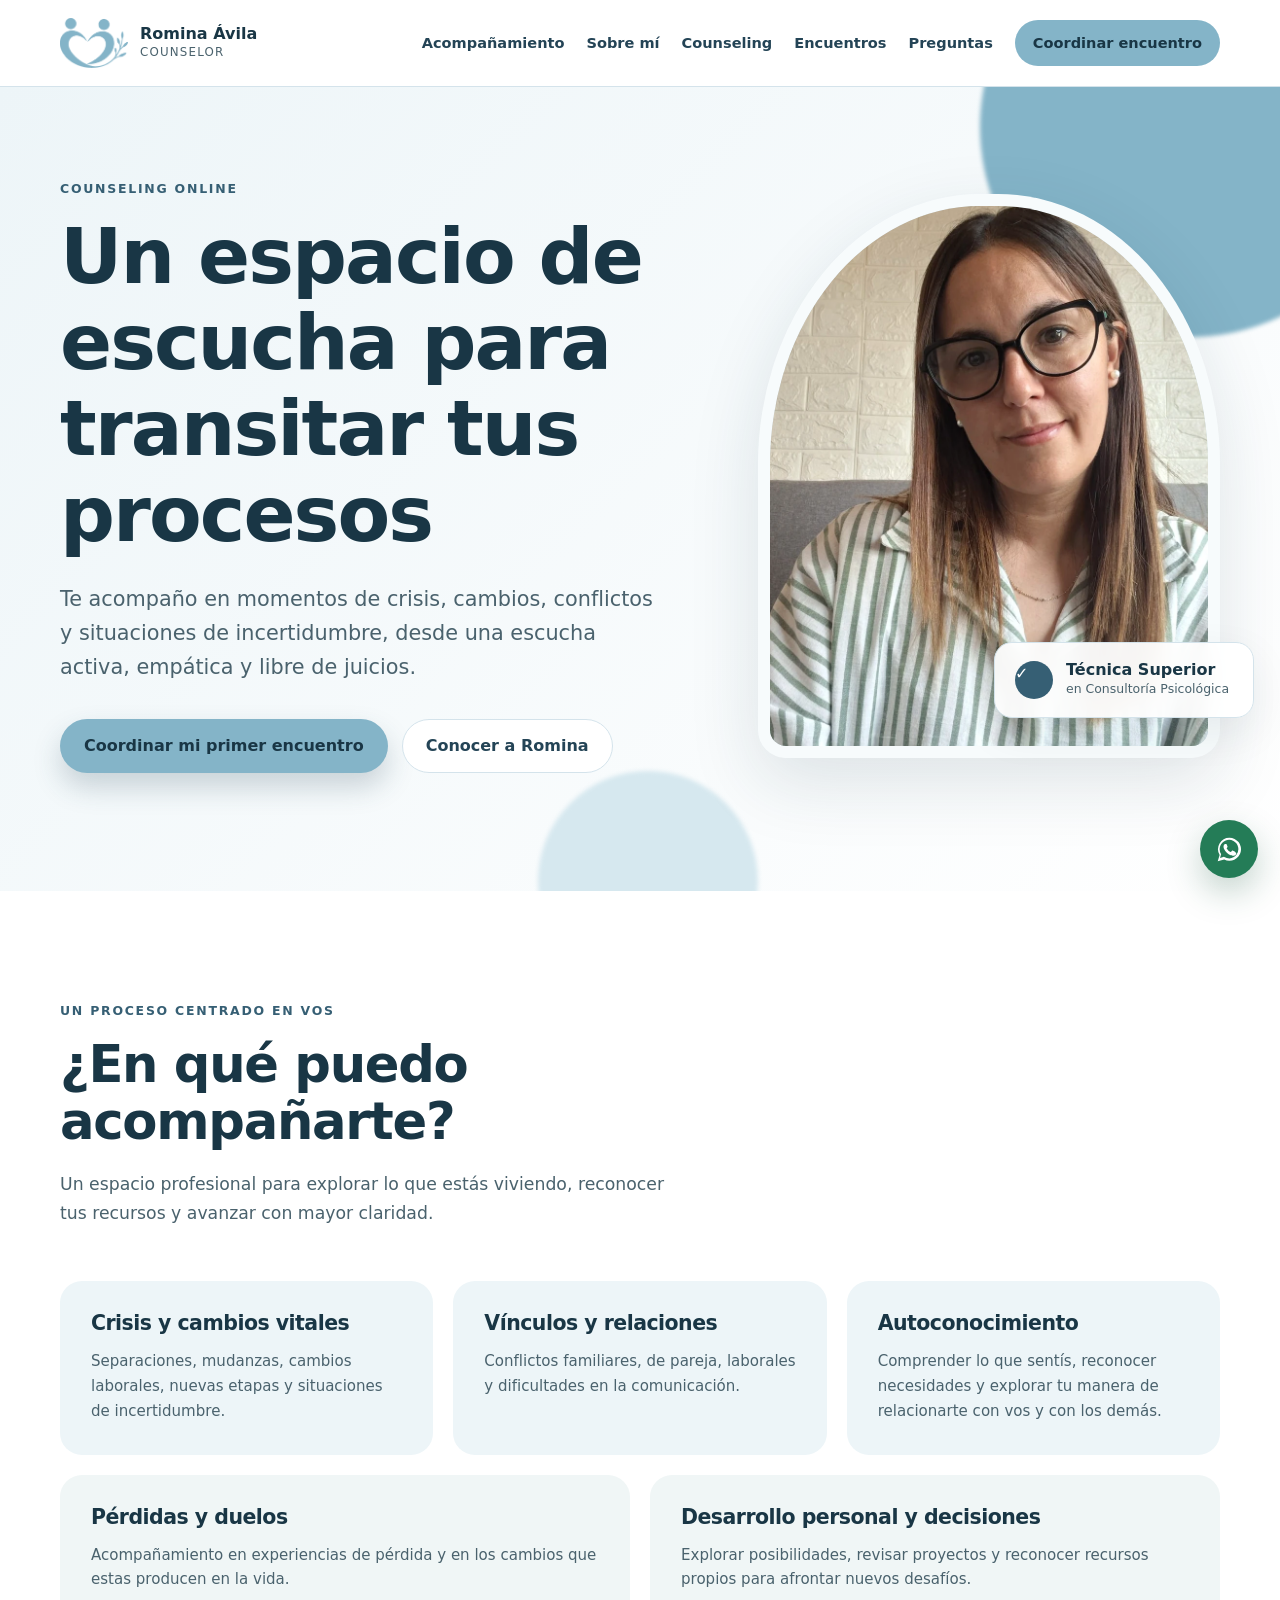
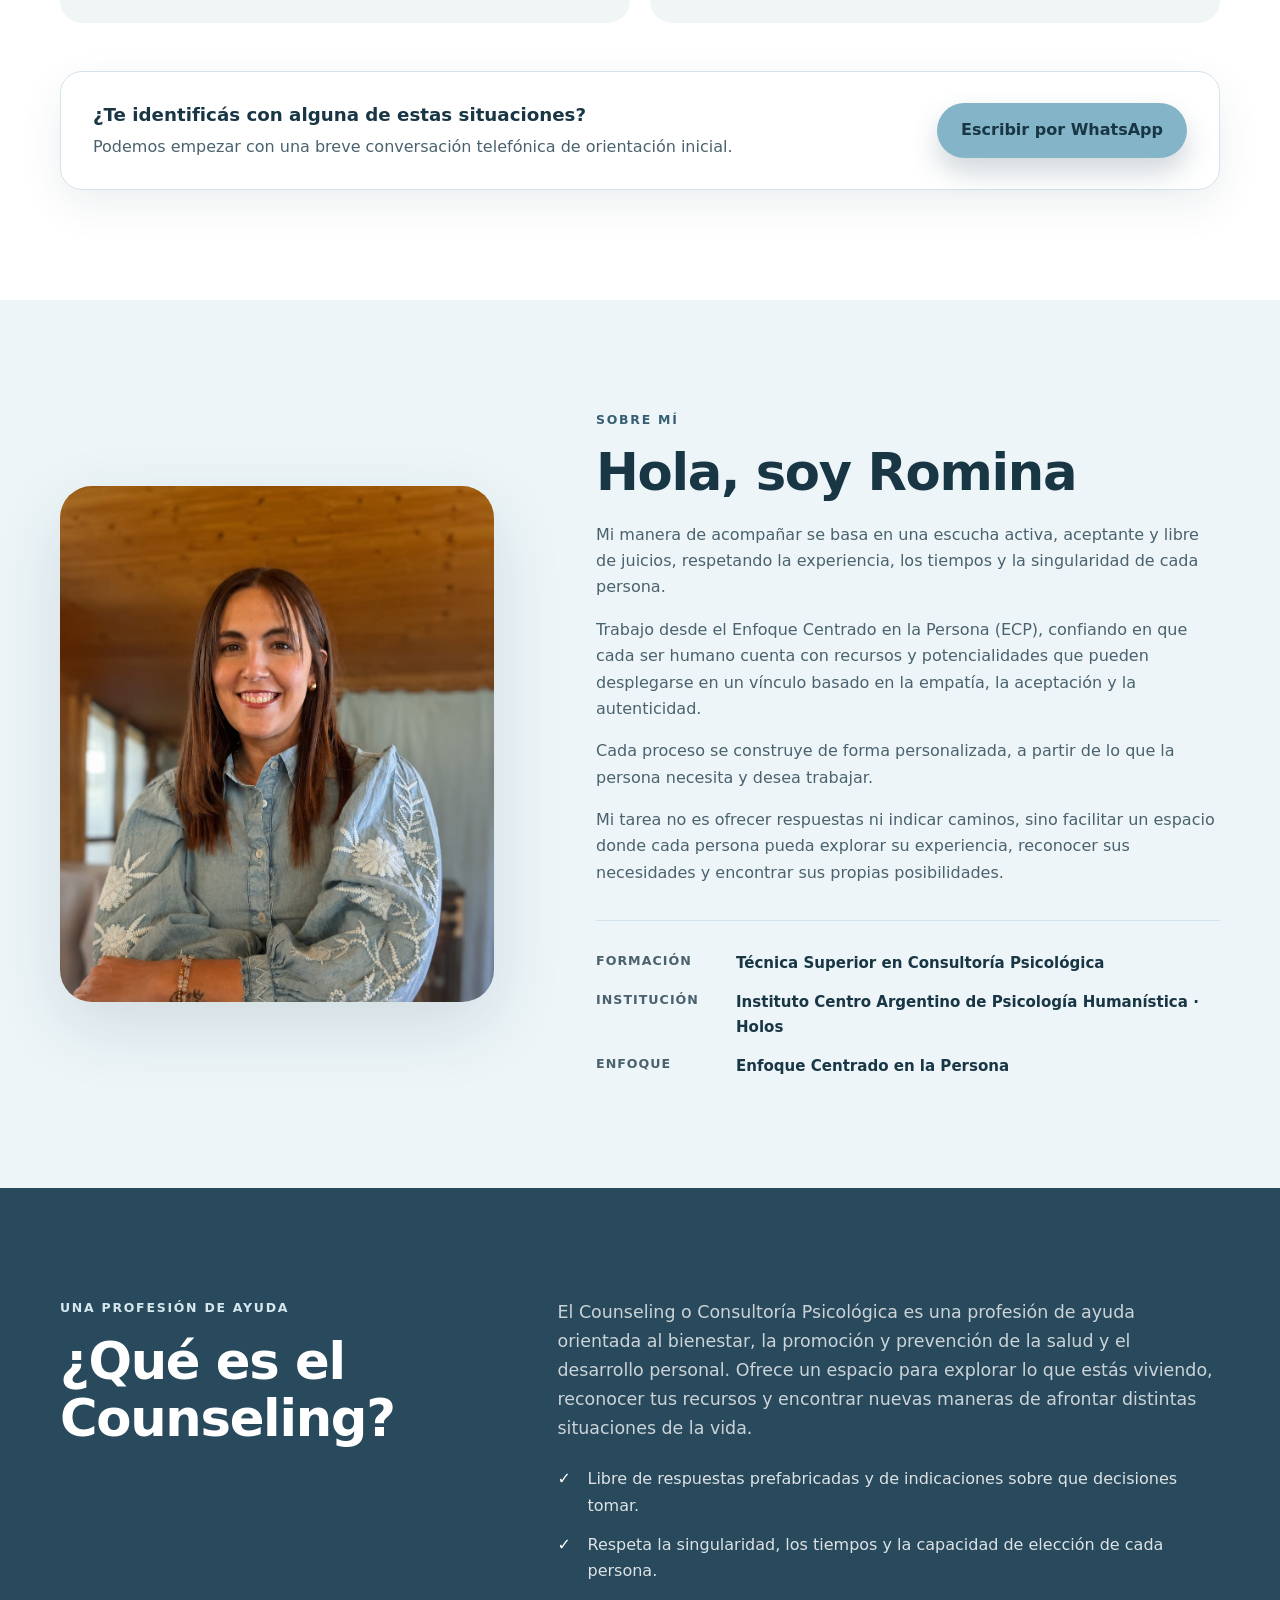
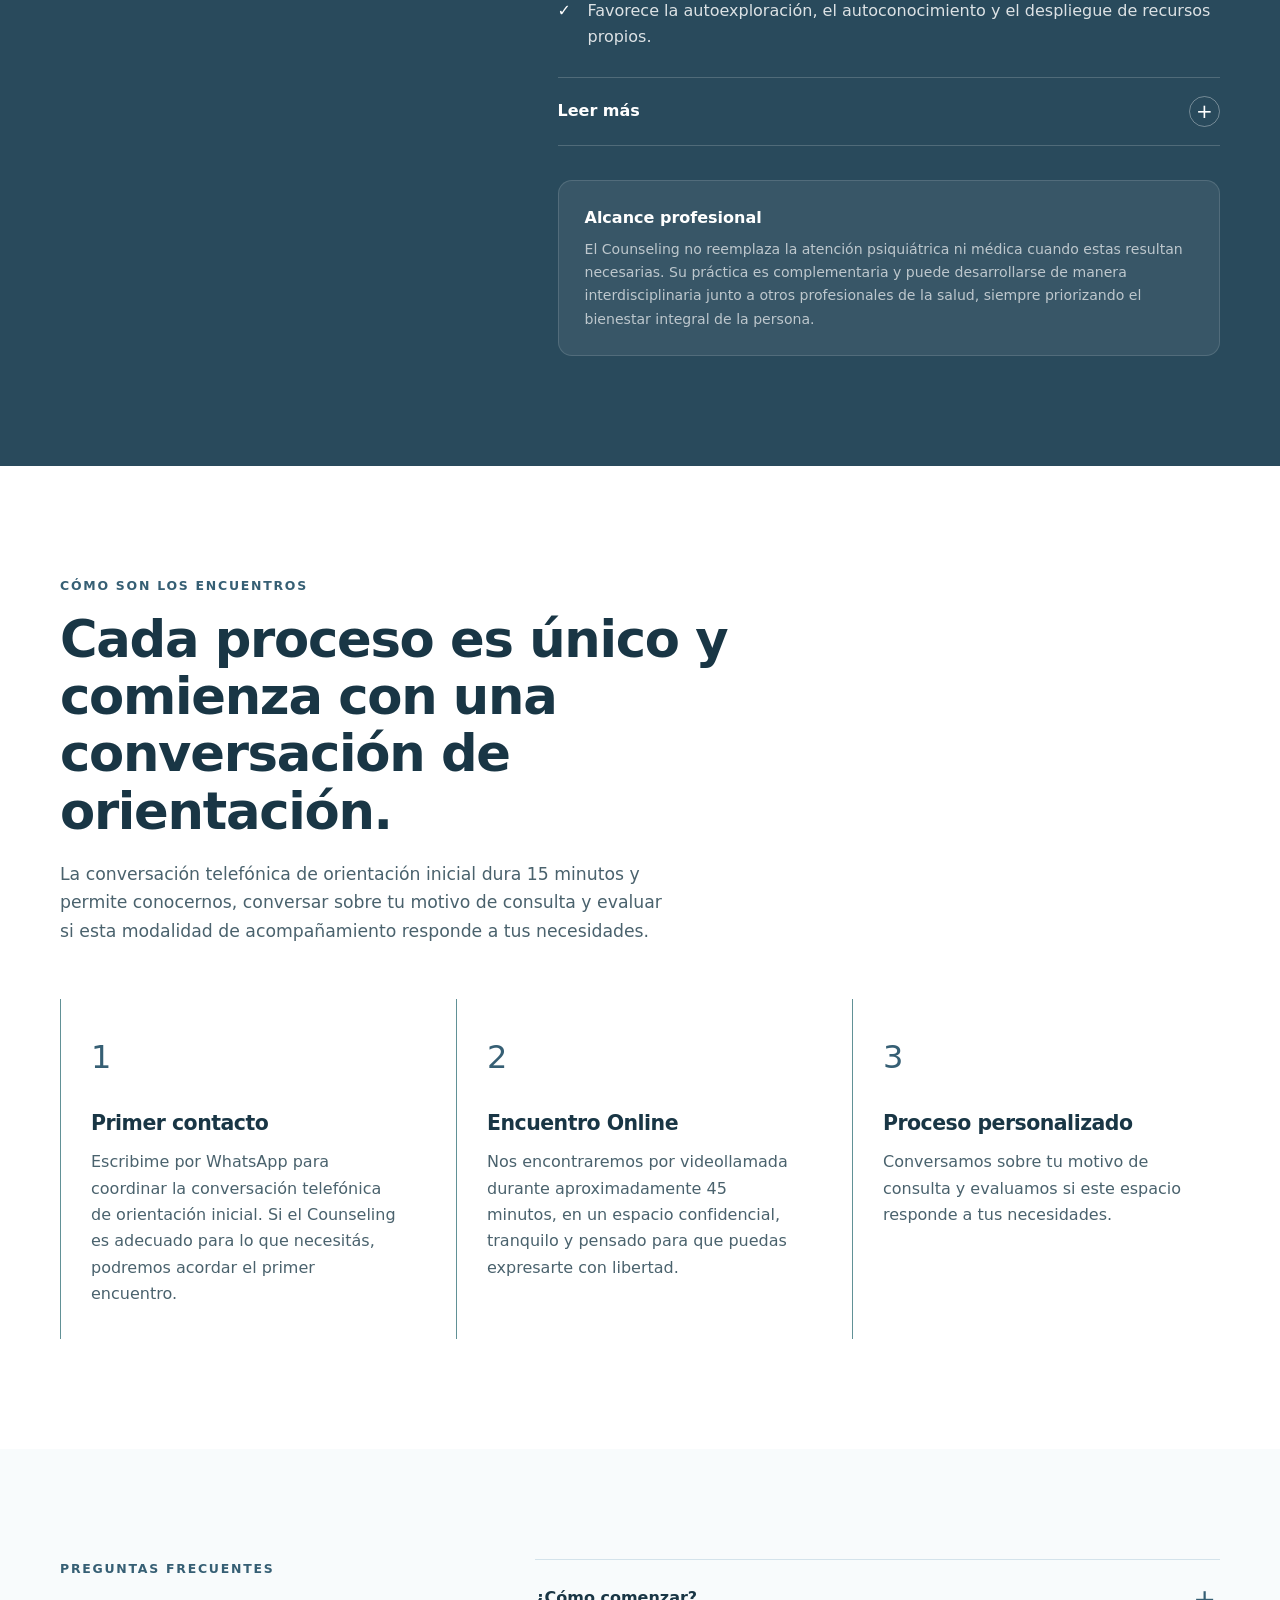
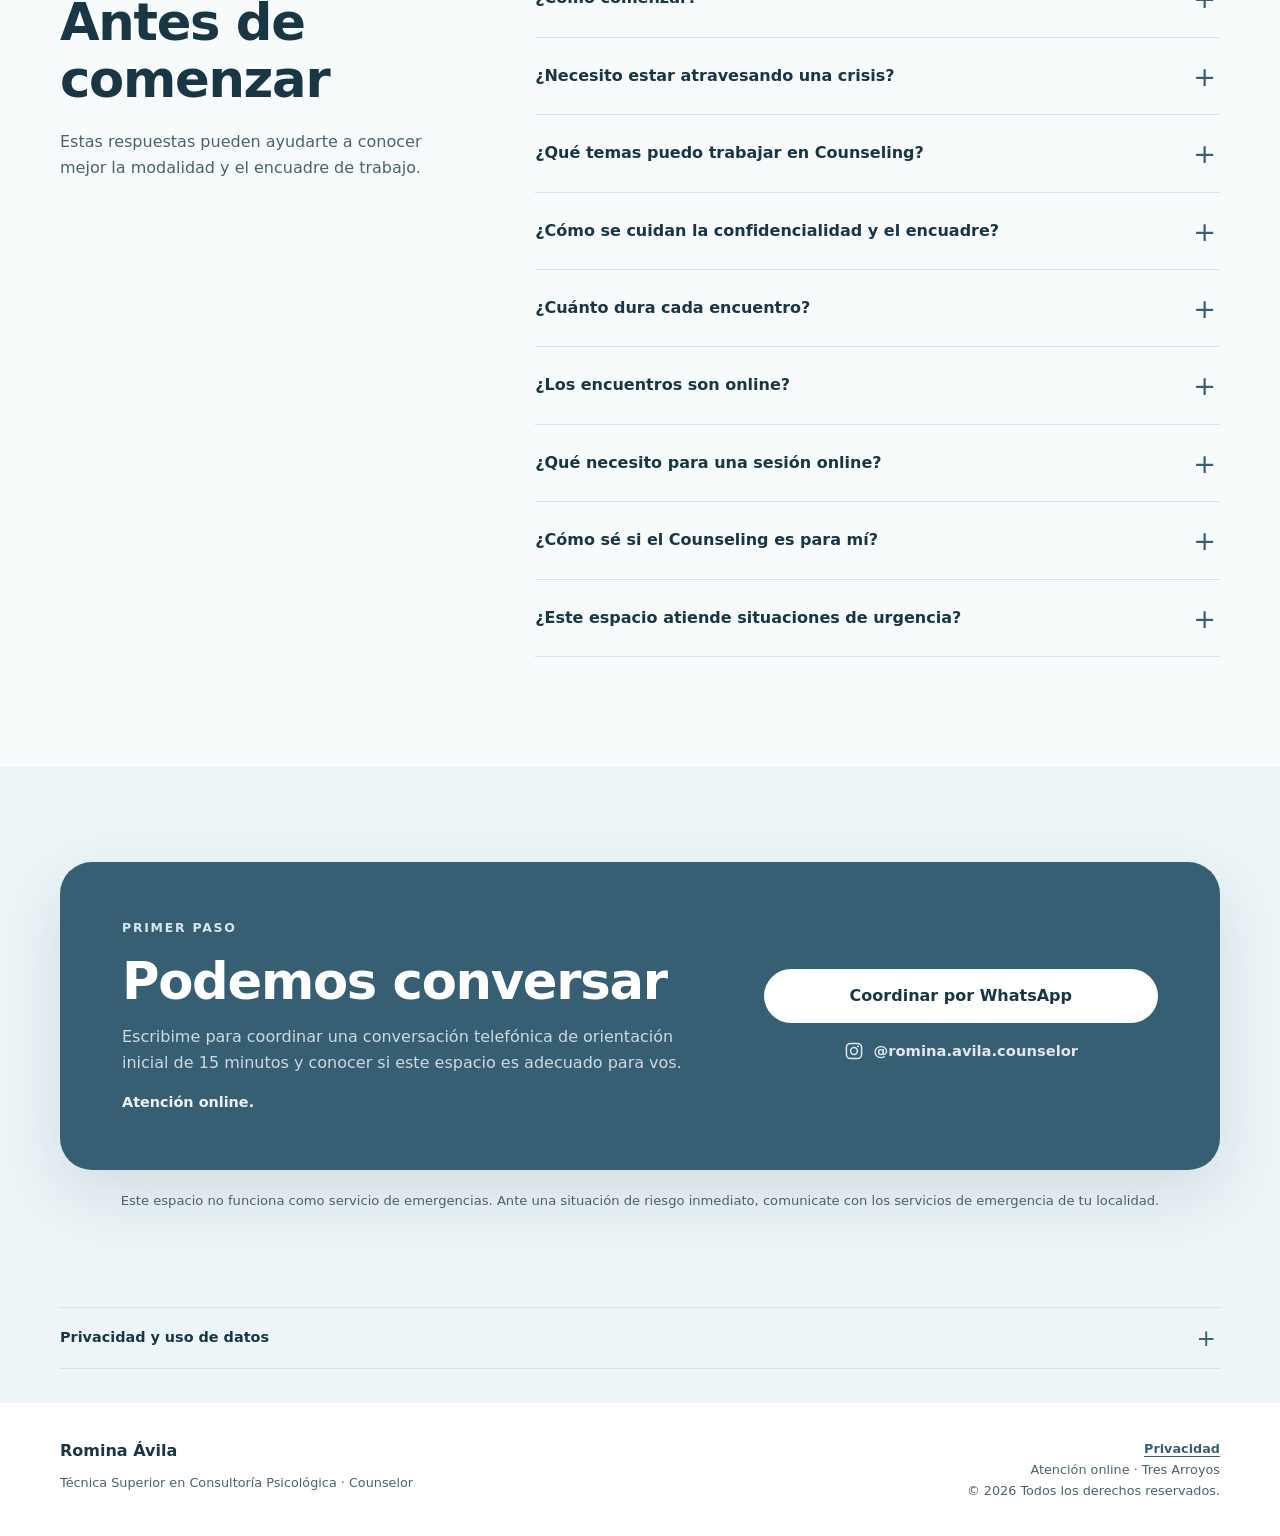
<file: index.html>
<!doctype html>
<html lang="es">

<head>
  <!-- Google tag (gtag.js) -->
  <script async src="https://www.googletagmanager.com/gtag/js?id=G-6GVJ3ZWC2Y"></script>
  <script>
    window.dataLayer = window.dataLayer || [];
    function gtag(){dataLayer.push(arguments);}
    gtag('js', new Date());

    gtag('config', 'G-6GVJ3ZWC2Y');
  </script>

  <meta charset="utf-8">
  <meta name="viewport" content="width=device-width, initial-scale=1">

  <title>Counseling online | Romina Ávila</title>

  <meta name="description"
    content="Counseling online. Conversación telefónica de orientación inicial con Romina Ávila, Técnica Superior en Consultoría Psicológica.">
  <meta name="robots" content="index, follow">
  <meta name="theme-color" content="#84B4C8">

  <link rel="canonical" href="https://romina-avila-counselor.com.ar/">

  <meta property="og:locale" content="es_AR">
  <meta property="og:type" content="website">
  <meta property="og:site_name" content="Romina Ávila Counselor">
  <meta property="og:title" content="Counseling online | Romina Ávila">
  <meta property="og:description"
    content="Un espacio online de escucha y acompañamiento.">
  <meta property="og:url" content="https://romina-avila-counselor.com.ar/">
  <meta property="og:image" content="https://romina-avila-counselor.com.ar/assets/romina-avila.webp">
  <meta property="og:image:alt" content="Retrato profesional de Romina Ávila, Counselor">

  <meta name="twitter:card" content="summary_large_image">
  <meta name="twitter:title" content="Counseling online | Romina Ávila">
  <meta name="twitter:description"
    content="Acompañamiento online.">
  <meta name="twitter:image" content="https://romina-avila-counselor.com.ar/assets/romina-avila.webp">

  <link rel="preload" href="assets/romina-avila.webp" as="image" type="image/webp">
  <link rel="stylesheet" href="styles.css">
  <script src="script.js" defer></script>

  <script type="application/ld+json">
    {
      "@context": "https://schema.org",
      "@type": "ProfessionalService",
      "name": "Romina Ávila Counselor",
      "url": "https://romina-avila-counselor.com.ar/",
      "image": "https://romina-avila-counselor.com.ar/assets/romina-avila.webp",
      "description": "Counseling online.",
      "serviceType": "Counseling online",
      "areaServed": {
        "@type": "Country",
        "name": "Argentina"
      },
      "founder": {
        "@type": "Person",
        "name": "Romina Ávila",
        "jobTitle": "Counselor - Técnica Superior en Consultoría Psicológica"
      },
      "sameAs": [
        "https://www.instagram.com/romina.avila.counselor/"
      ]
    }
  </script>
</head>

<body>
  <a class="skip-link" href="#contenido">Saltar al contenido</a>

  <header class="site-header" id="inicio">
    <div class="container nav-wrap">
      <a class="brand" href="#inicio" aria-label="Ir al inicio">
        <img class="brand-logo" src="./assets/logo.webp" alt="Logo de Romina Ávila Counselor" width="68" height="68">

        <span>
          <strong>Romina Ávila</strong>
          <small>Counselor</small>
        </span>
      </a>

      <button class="menu-button" type="button" aria-expanded="false" aria-controls="main-nav">
        <span class="sr-only">Abrir menú</span>
        <span></span>
        <span></span>
        <span></span>
      </button>

      <nav class="main-nav" id="main-nav" aria-label="Navegación principal">
        <a href="#acompanamiento">Acompañamiento</a>
        <a href="#sobre-mi">Sobre mí</a>
        <a href="#counseling">Counseling</a>
        <a href="#encuentros">Encuentros</a>
        <a href="#preguntas">Preguntas</a>

        <a class="nav-cta"
          href="https://wa.me/5492983604995?text=Hola%20Romina%2C%20vi%20tu%20p%C3%A1gina%20y%20quisiera%20coordinar%20el%20primer%20encuentro."
          target="_blank" rel="noopener">
          Coordinar encuentro
        </a>
      </nav>
    </div>
  </header>

  <main id="contenido">
    <section class="hero" aria-labelledby="hero-title">
      <div class="hero-glow hero-glow-one" aria-hidden="true"></div>
      <div class="hero-glow hero-glow-two" aria-hidden="true"></div>

      <div class="container hero-grid">
        <div class="hero-copy">
          <p class="eyebrow">Counseling online</p>
          <h1 id="hero-title">Un espacio de escucha para transitar tus procesos</h1>

          <p class="hero-lead">
            Te acompaño en momentos de crisis, cambios, conflictos y situaciones de incertidumbre, desde una escucha activa, empática y libre de juicios.
          </p>

          <div class="hero-actions">
            <a class="button button-primary"
              href="https://wa.me/5492983604995?text=Hola%20Romina%2C%20vi%20tu%20p%C3%A1gina%20y%20quisiera%20coordinar%20el%20primer%20encuentro."
              target="_blank" rel="noopener">
              Coordinar mi primer encuentro
            </a>

            <a class="button button-secondary" href="#sobre-mi">Conocer a Romina</a>
          </div>
        </div>

        <div class="hero-photo-wrap">
          <div class="photo-frame">
            <img src="assets/romina-avila.webp" alt="Retrato profesional de Romina Ávila" width="900" height="1200">
          </div>

          <div class="credential-card">
            <span class="credential-icon" aria-hidden="true">✓</span>
            <div>
              <strong>Técnica Superior</strong>
              <span>en Consultoría Psicológica</span>
            </div>
          </div>
        </div>
      </div>
    </section>

    <section class="section support-section" id="acompanamiento" aria-labelledby="support-title">
      <div class="container">
        <div class="section-heading">
          <p class="eyebrow">Un proceso centrado en vos</p>
          <h2 id="support-title">¿En qué puedo acompañarte?</h2>
          <p>
            Un espacio profesional para explorar lo que estás viviendo, 
            reconocer tus recursos y avanzar con mayor claridad.
          </p>
        </div>

        <div class="cards-grid">
          <article class="support-card">
            <h3>Crisis y cambios vitales</h3>
            <p>Separaciones, mudanzas, cambios laborales, nuevas etapas y situaciones de incertidumbre.</p>
          </article>

          <article class="support-card">
            <h3>Vínculos y relaciones</h3>
            <p>Conflictos familiares, de pareja, laborales y dificultades en la comunicación.</p>
          </article>

          <article class="support-card">
            <h3>Autoconocimiento</h3>
            <p>Comprender lo que sentís, reconocer necesidades y explorar tu manera de relacionarte con vos y con los demás.</p>
          </article>

          <article class="support-card">
            <h3>Pérdidas y duelos</h3>
            <p>Acompañamiento en experiencias de pérdida y en los cambios que estas producen en la vida.</p>
          </article>

          <article class="support-card">
            <h3>Desarrollo personal y decisiones</h3>
            <p>Explorar posibilidades, revisar proyectos y reconocer recursos propios para afrontar nuevos desafíos.</p>
          </article>
        </div>

        <div class="inline-cta">
          <div>
            <p class="inline-cta-title">¿Te identificás con alguna de estas situaciones?</p>
            <p>Podemos empezar con una breve conversación telefónica de orientación inicial.</p>
          </div>

          <a class="button button-primary"
            href="https://wa.me/5492983604995?text=Hola%20Romina%2C%20vi%20tu%20p%C3%A1gina%20y%20quisiera%20coordinar%20el%20primer%20encuentro."
            target="_blank" rel="noopener">
            Escribir por WhatsApp
          </a>
        </div>
      </div>
    </section>

    <section class="section about-section" id="sobre-mi" aria-labelledby="about-title">
      <div class="container about-grid">
        <div class="about-photo">
          <img src="assets/sobre-mi.webp" alt="Romina Ávila en un espacio de escucha profesional" width="900"
            height="1200" loading="lazy">
        </div>

        <div class="about-copy">
          <p class="eyebrow">Sobre mí</p>
          <h2 id="about-title">Hola, soy Romina</h2>

          <p>
            Mi manera de acompañar se basa en una escucha activa, aceptante y libre de juicios, 
            respetando la experiencia, los tiempos y la singularidad de cada persona.
          </p>

          <p>
            Trabajo desde el Enfoque Centrado en la Persona (ECP), 
            confiando en que cada ser humano cuenta con recursos y potencialidades 
            que pueden desplegarse en un vínculo basado en la empatía, la aceptación y la autenticidad.
          </p>

          <p>
            Cada proceso se construye de forma personalizada, a partir de lo que la persona necesita y desea trabajar.
          </p>

          <p>
            Mi tarea no es ofrecer respuestas ni indicar caminos, sino facilitar un espacio donde cada persona pueda explorar su experiencia, reconocer sus necesidades y encontrar sus propias posibilidades.
          </p>

          <div class="professional-data">
            <div>
              <span>Formación</span>
              <strong>Técnica Superior en Consultoría Psicológica</strong>
            </div>

            <div>
              <span>Institución</span>
              <strong>Instituto Centro Argentino de Psicología Humanística · Holos</strong>
            </div>

            <div>
              <span>Enfoque</span>
              <strong>Enfoque Centrado en la Persona</strong>
            </div>
          </div>
        </div>
      </div>
    </section>

    <section class="section counseling-section" id="counseling" aria-labelledby="counseling-title">
      <div class="container counseling-grid">
        <div>
          <p class="eyebrow">Una profesión de ayuda</p>
          <h2 id="counseling-title">¿Qué es el Counseling?</h2>
        </div>

        <div class="counseling-copy">
          <p class="counseling-lead">
            El Counseling o Consultoría Psicológica es una profesión de ayuda orientada
            al bienestar, la promoción y prevención de la salud y el desarrollo personal. 
            Ofrece un espacio para explorar lo que estás viviendo, 
            reconocer tus recursos y encontrar nuevas maneras de afrontar distintas situaciones de la vida.
          </p>

          <ul class="counseling-points">
            <li>Libre de respuestas prefabricadas y de indicaciones sobre que decisiones tomar.</li>
            <li>Respeta la singularidad, los tiempos y la capacidad de elección de cada persona.</li>
            <li>Favorece la autoexploración, el autoconocimiento y el despliegue de recursos propios.</li>
          </ul>

          <details class="read-more">
            <summary>
              <span class="read-more-label">Leer más</span>
              <span class="read-more-icon" aria-hidden="true">+</span>
            </summary>

            <div class="read-more-content">
              <p>
                A través de un vínculo basado en la escucha activa, la empatía,
                la aceptación positiva y la autenticidad, el Counseling facilita
                un espacio seguro donde la persona puede expresar su experiencia
                y comprenderse con mayor profundidad.
              </p>

              <p>
                La tarea del counselor no consiste en dirigir la vida de quien consulta,
                sino en acompañar un proceso que permita reconocer necesidades,
                posibilidades y recursos para tomar decisiones de manera más consciente.
              </p>

              <p>
                Se nutre principalmente de la Psicología Humanista, la filosofía existencial
                y otros aportes de las ciencias humanas vinculados con el desarrollo de las
                potencialidades personales.
              </p>
            </div>
          </details>

          <aside class="scope-note">
            <strong>Alcance profesional</strong>
            <p>El Counseling no reemplaza la atención psiquiátrica ni médica cuando estas
              resultan necesarias. Su práctica es complementaria y puede desarrollarse de
              manera interdisciplinaria junto a otros profesionales de la salud, siempre
              priorizando el bienestar integral de la persona.</p>
          </aside>
        </div>
      </div>
    </section>

    <section class="section process-section" id="encuentros" aria-labelledby="process-title">
      <div class="container">
        <div class="section-heading">
          <p class="eyebrow">Cómo son los encuentros</p>
          <h2 id="process-title">Cada proceso es único y comienza con una conversación de orientación.</h2>
          <p>
            La conversación telefónica de orientación inicial dura 15 minutos y permite conocernos,
            conversar sobre tu motivo de consulta y evaluar si esta modalidad de acompañamiento responde a tus necesidades.
          </p>
        </div>

        <div class="steps-grid">
          <article class="step">
            <span>1</span>
            <h3>Primer contacto</h3>
            <p>Escribime por WhatsApp para coordinar la conversación telefónica de orientación inicial. Si el Counseling es adecuado para lo que necesitás, podremos acordar el primer encuentro.</p>
          </article>

          <article class="step">
            <span>2</span>
            <h3>Encuentro Online</h3>
            <p>Nos encontraremos por videollamada durante aproximadamente 45 minutos, en un espacio confidencial, tranquilo y pensado para que puedas expresarte con libertad.</p>
          </article>

          <article class="step">
            <span>3</span>
            <h3>Proceso personalizado</h3>
            <p>Conversamos sobre tu motivo de consulta y evaluamos si este espacio responde a tus necesidades.</p>
          </article>
        </div>
      </div>
    </section>

    <section class="section faq-section" id="preguntas" aria-labelledby="faq-title">
      <div class="container faq-grid">
        <div class="faq-intro">
          <p class="eyebrow">Preguntas frecuentes</p>
          <h2 id="faq-title">Antes de comenzar</h2>
          <p>Estas respuestas pueden ayudarte a conocer mejor la modalidad y el encuadre de trabajo.</p>
        </div>

        <div class="faq-list">
          <details>
            <summary>¿Cómo comenzar?</summary>
            <p>Si estás pensando en iniciar un proceso de Counseling, podés escribirme para coordinar una breve conversación telefónica de orientación inicial.</p>
            <p>Será un espacio de 15 minutos para conocernos, conversar sobre tu consulta, despejar dudas y conocer cómo trabajo.</p>
            <p>Si consideramos que el Counseling es adecuado para lo que estás necesitando, podremos coordinar nuestro primer encuentro.</p>
            <p>Los encuentros son virtuales, individuales y tienen una duración de 45 minutos.</p>
          </details>

          <details>
            <summary>¿Necesito estar atravesando una crisis?</summary>
            <p>
              No. También podés iniciar un proceso si deseás conocerte mejor, desarrollar
              tus recursos personales, fortalecer tu autoestima, revisar tus vínculos,
              tomar una decisión importante o contar con un espacio para reflexionar sobre
              distintos aspectos de tu vida.
            </p>
          </details>

          <details>
            <summary>¿Qué temas puedo trabajar en Counseling?</summary>
            <p>
              Podés trabajar aquello que hoy esté generando malestar, dudas o el deseo de
              producir un cambio. Por ejemplo: cambios personales o laborales, conflictos
              en los vínculos, crisis vitales, procesos de duelo, autoestima, toma de
              decisiones, manejo de emociones o desarrollo personal. Cada proceso es único
              y se adapta a las necesidades de quien consulta.
            </p>
          </details>

          <details>
            <summary>¿Cómo se cuidan la confidencialidad y el encuadre?</summary>
            <p>
              Lo conversado durante los encuentros se trata de manera confidencial, dentro
              de los límites éticos y legales de la práctica profesional. Al comenzar,
              acordamos la modalidad, los horarios y las condiciones del proceso. Si la
              situación requiere otro tipo de atención o un trabajo interdisciplinario,
              lo conversaremos para orientar una derivación adecuada.
            </p>
          </details>

          <details>
            <summary>¿Cuánto dura cada encuentro?</summary>
            <p>Cada encuentro dura aproximadamente 45 minutos.</p>
          </details>

          <details>
            <summary>¿Los encuentros son online?</summary>
            <p>
              Sí. Actualmente se realizan mediante videollamada. Esta modalidad permite
              acceder al acompañamiento desde cualquier lugar, procurando cuidar la calidad
              del vínculo y la privacidad del espacio.
            </p>
          </details>

          <details>
            <summary>¿Qué necesito para una sesión online?</summary>
            <p>
              Un dispositivo con conexión a internet, un lugar tranquilo donde puedas
              hablar con privacidad y un momento en el que puedas dedicarte al encuentro
              sin interrupciones.
            </p>
          </details>

          <details>
            <summary>¿Cómo sé si el Counseling es para mí?</summary>
            <p>
              Si hay algo en tu vida que te gustaría comprender mejor, transitar de otra
              manera o necesitás un espacio donde sentirte escuchado/a, el Counseling puede
              ser una alternativa. La conversación telefónica de orientación inicial permite evaluar juntos si esta
              modalidad responde a lo que necesitás.
            </p>
          </details>

          <details>
            <summary>¿Este espacio atiende situaciones de urgencia?</summary>
            <p>
              No. Este acompañamiento no funciona como servicio de emergencias ni de
              atención inmediata. Ante una situación de riesgo o urgencia, comunicate con
              los servicios de emergencia o con un centro de salud de tu localidad.
            </p>
          </details>
        </div>
      </div>
    </section>

    <section class="contact-section" id="contacto" aria-labelledby="contact-title">
      <div class="container contact-card">
        <div>
          <p class="eyebrow eyebrow-light">Primer paso</p>
          <h2 id="contact-title">Podemos conversar</h2>
          <p>
            Escribime para coordinar una conversación telefónica de orientación inicial de 15 minutos y conocer
            si este espacio es adecuado para vos.
          </p>
          <p class="contact-small">
            Atención online.
          </p>
        </div>

        <div class="contact-actions">
          <a class="button button-light"
            href="https://wa.me/5492983604995?text=Hola%20Romina%2C%20vi%20tu%20p%C3%A1gina%20y%20quisiera%20coordinar%20el%20primer%20encuentro."
            target="_blank" rel="noopener">
            Coordinar por WhatsApp
          </a>

          <a class="instagram-link" href="https://www.instagram.com/romina.avila.counselor/" target="_blank"
            rel="noopener">
            <svg viewBox="0 0 24 24" aria-hidden="true">
              <path
                d="M7.75 2h8.5A5.75 5.75 0 0 1 22 7.75v8.5A5.75 5.75 0 0 1 16.25 22h-8.5A5.75 5.75 0 0 1 2 16.25v-8.5A5.75 5.75 0 0 1 7.75 2Zm0 1.8A3.95 3.95 0 0 0 3.8 7.75v8.5a3.95 3.95 0 0 0 3.95 3.95h8.5a3.95 3.95 0 0 0 3.95-3.95v-8.5a3.95 3.95 0 0 0-3.95-3.95h-8.5Zm8.95 1.35a1.15 1.15 0 1 1 0 2.3 1.15 1.15 0 0 1 0-2.3ZM12 7a5 5 0 1 1 0 10 5 5 0 0 1 0-10Zm0 1.8A3.2 3.2 0 1 0 12 15.2 3.2 3.2 0 0 0 12 8.8Z" />
            </svg>
            <span>@romina.avila.counselor</span>
          </a>
        </div>
      </div>

      <p class="emergency-note container">
        Este espacio no funciona como servicio de emergencias. Ante una situación de riesgo
        inmediato, comunicate con los servicios de emergencia de tu localidad.
      </p>
    </section>

    <section class="privacy-section" id="privacidad" aria-labelledby="privacy-title">
      <div class="container">
        <details class="privacy-disclosure">
          <summary id="privacy-title">Privacidad y uso de datos</summary>
          <div>
            <p>
              Este sitio no solicita ni almacena datos personales mediante formularios.
              Al comunicarte por WhatsApp o Instagram, el tratamiento de la información
              también queda sujeto a las políticas de esas plataformas.
            </p>
            <p>
              Los datos que compartas voluntariamente para realizar una consulta o coordinar
              un encuentro se utilizarán únicamente para responderte y gestionar ese contacto.
              Podés solicitar su actualización o eliminación por el mismo medio utilizado
              para comunicarte.
            </p>
          </div>
        </details>
      </div>
    </section>
  </main>

  <a class="whatsapp-float"
    href="https://wa.me/5492983604995?text=Hola%20Romina%2C%20vi%20tu%20p%C3%A1gina%20y%20quisiera%20coordinar%20el%20primer%20encuentro."
    target="_blank" rel="noopener" aria-label="Coordinar el primer encuentro por WhatsApp">
    <svg viewBox="0 0 32 32" aria-hidden="true">
      <path
        d="M16 3a12.6 12.6 0 0 0-10.9 19L3 29l7.2-2A12.7 12.7 0 1 0 16 3Zm0 22.9c-2 0-4-.6-5.7-1.6l-.4-.2-4.3 1.2 1.2-4.2-.3-.4A10.3 10.3 0 1 1 16 25.9Zm5.7-7.7c-.3-.2-1.9-.9-2.2-1-.3-.1-.5-.2-.7.2l-1 1.2c-.2.2-.4.2-.7.1a8.4 8.4 0 0 1-4.2-3.7c-.3-.5.3-.5.9-1.7.1-.2.1-.4 0-.6l-1-2.4c-.2-.5-.5-.5-.7-.5h-.6c-.2 0-.6.1-.9.4-.3.4-1.2 1.2-1.2 2.9s1.3 3.4 1.4 3.6c.2.2 2.5 3.8 6 5.3 2.2.9 3.1 1 4.2.8.7-.1 1.9-.8 2.2-1.5.3-.7.3-1.3.2-1.5-.1-.2-.4-.3-.7-.4Z" />
    </svg>
  </a>

  <footer class="site-footer">
    <div class="container footer-grid">
      <div>
        <strong>Romina Ávila</strong>
        <span>Técnica Superior en Consultoría Psicológica · Counselor</span>
      </div>

      <div>
        <a class="footer-link" href="#privacidad">Privacidad</a>
        <span>Atención online · Tres Arroyos</span>
        <span>© <span id="year"></span> Todos los derechos reservados.</span>
      </div>
    </div>
  </footer>
</body>

</html>
</file>
<file: styles.css>
/* ==============================
   Romina Ávila · Sitio institucional
   ============================== */

:root {
  --primary: #84B4C8;
  --primary-light: #D6E8EF;
  --secondary: #619196;
  --secondary-tint: #F0F6F6;
  --heading: #193645;
  --dark: #244456;
  --accent-dark: #294A5C;
  --accent-strong: #365F74;
  --tint: #EDF5F8;
  --surface: #F8FBFC;
  --white: #ffffff;
  --ink: #233E4D;
  --muted: #4A626D;
  --line: #D4E3EB;
  --shadow: 0 24px 70px rgba(25, 54, 69, 0.13);
  --shadow-soft: 0 15px 42px rgba(25, 54, 69, 0.08);
  --radius-lg: 32px;
  --radius-md: 22px;
  --radius-sm: 14px;
  --container: 1160px;
}

*,
*::before,
*::after {
  box-sizing: border-box;
}

html {
  scroll-behavior: smooth;
}

body {
  margin: 0;
  color: var(--ink);
  background: var(--white);
  font-family: Inter, ui-sans-serif, system-ui, -apple-system, BlinkMacSystemFont, "Segoe UI", sans-serif;
  line-height: 1.65;
  -webkit-font-smoothing: antialiased;
}

img {
  display: block;
  max-width: 100%;
}

a {
  color: inherit;
}

button,
a {
  -webkit-tap-highlight-color: transparent;
}

h1,
h2,
h3,
p {
  margin-top: 0;
}

h1,
h2,
h3 {
  color: var(--heading);
  line-height: 1.12;
  letter-spacing: -0.025em;
}

h1 {
  max-width: 780px;
  margin-bottom: 24px;
  font-size: clamp(2.8rem, 6vw, 5.7rem);
  font-weight: 720;
}

h2 {
  margin-bottom: 20px;
  font-size: clamp(2.15rem, 4vw, 3.8rem);
  font-weight: 700;
}

h3 {
  margin-bottom: 14px;
  font-size: 1.28rem;
}

p {
  color: var(--muted);
}

.container {
  width: min(calc(100% - 40px), var(--container));
  margin-inline: auto;
}

.section {
  padding: 110px 0;
}

.eyebrow {
  margin-bottom: 14px;
  color: var(--accent-strong);
  font-size: 0.78rem;
  font-weight: 800;
  letter-spacing: 0.14em;
  text-transform: uppercase;
}

.eyebrow-light {
  color: var(--primary-light);
}

.sr-only {
  position: absolute;
  width: 1px;
  height: 1px;
  padding: 0;
  overflow: hidden;
  clip: rect(0, 0, 0, 0);
  white-space: nowrap;
  border: 0;
}

.skip-link {
  position: fixed;
  top: 10px;
  left: 10px;
  z-index: 999;
  padding: 10px 16px;
  color: var(--white);
  background: var(--heading);
  border-radius: 10px;
  transform: translateY(-150%);
}

.skip-link:focus {
  transform: translateY(0);
}

/* Header */

.site-header {
  position: sticky;
  top: 0;
  z-index: 100;
  border-bottom: 1px solid var(--line);
  background: rgba(255, 255, 255, 0.9);
  backdrop-filter: blur(16px);
}

.nav-wrap {
  min-height: 86px;
  display: flex;
  align-items: center;
  justify-content: space-between;
}

.brand {
  display: inline-flex;
  align-items: center;
  gap: 12px;
  color: var(--heading);
  text-decoration: none;
}

.brand-logo {
  width: 68px;
  height: 68px;
  display: block;
  flex: 0 0 auto;
  object-fit: contain;
}

.brand strong,
.brand small {
  display: block;
}

.brand strong {
  line-height: 1.2;
}

.brand small {
  color: var(--muted);
  font-size: 0.74rem;
  letter-spacing: 0.1em;
  text-transform: uppercase;
}

.main-nav {
  display: flex;
  align-items: center;
  gap: 22px;
}

.main-nav a {
  color: var(--dark);
  font-size: 0.91rem;
  font-weight: 650;
  text-decoration: none;
}

.main-nav a:not(.nav-cta):hover {
  color: var(--accent-strong);
}

.main-nav .nav-cta {
  padding: 11px 18px;
  color: var(--heading);
  background: var(--primary);
  border-radius: 999px;
}

.main-nav .nav-cta:hover {
  background: var(--primary-light);
}

.menu-button {
  display: none;
  width: 44px;
  height: 44px;
  border: 0;
  background: transparent;
  cursor: pointer;
}

.menu-button span:not(.sr-only) {
  width: 24px;
  height: 2px;
  display: block;
  margin: 5px auto;
  background: var(--heading);
  transition: transform 0.2s ease, opacity 0.2s ease;
}

/* Hero */

.hero {
  position: relative;
  overflow: hidden;
  padding: 92px 0 118px;
  background:
    linear-gradient(135deg, var(--tint), rgba(255, 255, 255, 0.96));
}

.hero-grid {
  position: relative;
  z-index: 2;
  display: grid;
  grid-template-columns: 1.08fr 0.82fr;
  align-items: center;
  gap: clamp(50px, 7vw, 100px);
}

.hero-lead {
  max-width: 680px;
  margin-bottom: 34px;
  font-size: clamp(1.08rem, 2vw, 1.3rem);
}

.hero-actions {
  display: flex;
  flex-wrap: wrap;
  gap: 14px;
}

.button {
  min-height: 52px;
  display: inline-flex;
  align-items: center;
  justify-content: center;
  padding: 13px 23px;
  border: 1px solid transparent;
  border-radius: 999px;
  font-weight: 760;
  text-decoration: none;
  transition: transform 0.2s ease, box-shadow 0.2s ease, background 0.2s ease;
}

.button:hover {
  transform: translateY(-2px);
}

.button-primary {
  color: var(--heading);
  background: var(--primary);
  box-shadow: 0 14px 28px rgba(41, 74, 92, 0.22);
}

.button-primary:hover {
  background: var(--primary-light);
  box-shadow: 0 18px 34px rgba(41, 74, 92, 0.3);
}

.button-secondary {
  color: var(--dark);
  background: var(--white);
  border-color: var(--line);
}

.hero-photo-wrap {
  position: relative;
}

.photo-frame {
  position: relative;
  aspect-ratio: 0.82;
  overflow: hidden;
  background: var(--primary-light);
  border: 12px solid rgba(255, 255, 255, 0.82);
  border-radius: 48% 48% 28px 28px;
  box-shadow: var(--shadow);
}

.photo-frame img {
  width: 100%;
  height: 100%;
  object-fit: cover;
  object-position: 50% 30%;
}

.credential-card {
  position: absolute;
  right: -34px;
  bottom: 40px;
  min-width: 260px;
  display: flex;
  align-items: center;
  gap: 13px;
  padding: 17px 20px;
  background: rgba(255, 255, 255, 0.94);
  border: 1px solid var(--line);
  border-radius: 18px;
  box-shadow: var(--shadow-soft);
  backdrop-filter: blur(10px);
}

.credential-icon {
  width: 38px;
  height: 38px;
  display: grid;
  flex: 0 0 auto;
  place-items: center;
  color: var(--white);
  background: var(--accent-strong);
  border-radius: 50%;
  font-weight: 900;
}

.credential-card strong,
.credential-card span {
  display: block;
}

.credential-card strong {
  color: var(--heading);
  line-height: 1.2;
}

.credential-card div > span {
  color: var(--muted);
  font-size: 0.78rem;
}

.hero-glow {
  position: absolute;
  border-radius: 50%;
  filter: blur(2px);
  pointer-events: none;
}

.hero-glow-one {
  width: 420px;
  height: 420px;
  top: -170px;
  right: -120px;
  background: var(--primary);
}

.hero-glow-two {
  width: 220px;
  height: 220px;
  bottom: -100px;
  left: 42%;
  background: var(--primary-light);
}

/* Generic sections */

.section-heading {
  max-width: 700px;
  margin-bottom: 54px;
}

.section-heading > p:last-child {
  max-width: 620px;
  font-size: 1.08rem;
}

.cards-grid {
  display: grid;
  grid-template-columns: repeat(6, minmax(0, 1fr));
  gap: 20px;
}

.support-card {
  grid-column: span 2;
  padding: 30px;
  background: var(--tint);
  border: 1px solid transparent;
  border-radius: var(--radius-md);
  transition: transform 0.25s ease, border-color 0.25s ease, box-shadow 0.25s ease;
}

.support-card:nth-last-child(-n + 2) {
  grid-column: span 3;
  background: var(--secondary-tint);
}

.support-card:hover {
  transform: translateY(-5px);
  border-color: var(--secondary);
  box-shadow: var(--shadow-soft);
}

.support-card p {
  margin-bottom: 0;
  font-size: 0.94rem;
}

/* Counseling */

.counseling-section {
  color: var(--white);
  background: var(--accent-dark);
}

.counseling-section h2 {
  color: var(--white);
}

.counseling-section .eyebrow {
  color: var(--primary-light);
}

.counseling-grid {
  display: grid;
  grid-template-columns: 0.75fr 1.25fr;
  gap: 100px;
}

.counseling-copy > p {
  color: rgba(255, 255, 255, 0.76);
  font-size: 1.09rem;
}

.scope-note {
  margin-top: 34px;
  padding: 24px 26px;
  background: rgba(255, 255, 255, 0.07);
  border: 1px solid rgba(255, 255, 255, 0.13);
  border-radius: var(--radius-sm);
}

.scope-note strong {
  color: var(--white);
}

.scope-note p {
  margin: 7px 0 0;
  color: rgba(255, 255, 255, 0.67);
  font-size: 0.88rem;
}

/* About */

.about-section {
  background: var(--tint);
}

.about-grid {
  display: grid;
  grid-template-columns: 0.82fr 1.18fr;
  align-items: center;
  gap: clamp(55px, 8vw, 110px);
}

.about-photo {
  aspect-ratio: 0.84;
  overflow: hidden;
  border-radius: var(--radius-lg);
  box-shadow: var(--shadow);
}

.about-photo img {
  width: 100%;
  height: 100%;
  object-fit: cover;
  object-position: 50% 27%;
}

.about-intro {
  color: var(--accent-dark);
  font-size: 1.25rem;
  font-weight: 560;
}

.professional-data {
  display: grid;
  gap: 14px;
  margin-top: 34px;
  padding-top: 30px;
  border-top: 1px solid var(--line);
}

.professional-data div {
  display: grid;
  grid-template-columns: 120px 1fr;
  gap: 20px;
}

.professional-data span {
  color: var(--muted);
  font-size: 0.79rem;
  font-weight: 800;
  letter-spacing: 0.08em;
  text-transform: uppercase;
}

.professional-data strong {
  color: var(--heading);
  font-size: 0.94rem;
}

/* Process */

.steps-grid {
  display: grid;
  grid-template-columns: repeat(3, 1fr);
  gap: 28px;
}

.step {
  position: relative;
  padding: 32px 30px;
  border-left: 1px solid var(--secondary);
}

.step > span {
  display: inline-block;
  margin-bottom: 28px;
  color: var(--accent-strong);
  font-size: 2rem;
  font-weight: 300;
}

.step p {
  margin-bottom: 0;
}

/* FAQ */

.faq-section {
  background: var(--surface);
}

.faq-grid {
  display: grid;
  grid-template-columns: 0.72fr 1.28fr;
  align-items: start;
  gap: 90px;
}

.faq-intro {
  position: sticky;
  top: 125px;
}

.faq-list {
  border-top: 1px solid var(--line);
}

.faq-list details {
  border-bottom: 1px solid var(--line);
}

.faq-list summary {
  position: relative;
  padding: 25px 48px 25px 0;
  color: var(--heading);
  font-weight: 720;
  cursor: pointer;
  list-style: none;
}

.faq-list summary::-webkit-details-marker {
  display: none;
}

.faq-list summary::after {
  content: "+";
  position: absolute;
  top: 17px;
  right: 4px;
  color: var(--accent-strong);
  font-size: 1.7rem;
  font-weight: 300;
}

.faq-list details[open] summary::after {
  content: "−";
}

.faq-list details p + p {
  margin-top: 0;
}

.faq-list details p {
  max-width: 680px;
  margin: -4px 0 24px;
  padding-right: 38px;
}

/* Contact */

.contact-section {
  padding: 95px 0;
  background: var(--tint);
}

.contact-card {
  display: grid;
  grid-template-columns: 1.2fr 0.8fr;
  align-items: center;
  gap: 50px;
  padding: 56px 62px;
  color: var(--white);
  background: var(--accent-strong);
  border-radius: var(--radius-lg);
  box-shadow: var(--shadow);
}

.contact-card h2 {
  margin-bottom: 14px;
  color: var(--white);
}

.contact-card p:not(.eyebrow) {
  max-width: 600px;
  margin-bottom: 0;
  color: rgba(255, 255, 255, 0.76);
}

.contact-actions {
  display: grid;
  justify-items: stretch;
  gap: 16px;
}

.button-light {
  color: var(--heading);
  background: var(--white);
}

.instagram-link {
  display: inline-flex;
  align-items: center;
  justify-content: center;
  gap: 10px;
  color: rgba(255, 255, 255, 0.85);
  font-size: 0.92rem;
  font-weight: 700;
  text-align: center;
  text-decoration: none;
}

.instagram-link svg {
  width: 20px;
  height: 20px;
  fill: currentColor;
  flex-shrink: 0;
}

/* Footer */

.site-footer {
  padding: 35px 0;
  background: var(--white);
}

.footer-grid {
  display: flex;
  justify-content: space-between;
  gap: 30px;
}

.footer-grid > div {
  display: grid;
}

.footer-grid strong {
  color: var(--heading);
}

.footer-grid span {
  color: var(--muted);
  font-size: 0.8rem;
}

.footer-grid > div:last-child {
  text-align: right;
}

/* Floating WhatsApp */

.whatsapp-float {
  position: fixed;
  right: 22px;
  bottom: 22px;
  z-index: 80;
  width: 58px;
  height: 58px;
  display: grid;
  place-items: center;
  color: var(--white);
  background: #247c57;
  border-radius: 50%;
  box-shadow: 0 14px 34px rgba(22, 85, 57, 0.26);
  transition: transform 0.2s ease;
}

.whatsapp-float:hover {
  transform: scale(1.06);
}

.whatsapp-float svg {
  width: 29px;
  height: 29px;
  fill: currentColor;
}

/* Responsive */

@media (max-width: 980px) {
  .section {
    padding: 88px 0;
  }

  .menu-button {
    display: block;
  }

  .main-nav {
    position: absolute;
    top: 86px;
    right: 20px;
    left: 20px;
    display: none;
    align-items: stretch;
    padding: 18px;
    background: var(--white);
    border: 1px solid var(--line);
    border-radius: 18px;
    box-shadow: var(--shadow);
  }

  .main-nav.is-open {
    display: grid;
  }

  .main-nav a {
    padding: 10px 12px;
  }

  .main-nav .nav-cta {
    margin-top: 6px;
    text-align: center;
  }

  .hero {
    padding-top: 68px;
  }

  .hero-grid,
  .about-grid,
  .counseling-grid,
  .faq-grid,
  .contact-card {
    grid-template-columns: 1fr;
  }

  .hero-copy {
    max-width: 760px;
  }

  .hero-photo-wrap {
    width: min(100%, 620px);
    margin-inline: auto;
  }

  .credential-card {
    right: 18px;
  }

  .cards-grid {
    grid-template-columns: repeat(4, minmax(0, 1fr));
  }

  .support-card:nth-last-child(-n + 2) {
    grid-column: span 2;
  }

  .support-card:last-child {
    grid-column: 1 / -1;
  }

  .counseling-grid,
  .faq-grid {
    gap: 38px;
  }

  .faq-intro {
    position: static;
  }

  .about-photo {
    width: min(100%, 590px);
  }

  .contact-card {
    padding: 48px;
  }
}

@media (max-width: 720px) {

  .nav-wrap {
    min-height: 76px;
  }

  .brand {
    gap: 10px;
  }

  .brand-logo {
    width: 58px;
    height: 58px;
  }


  .container {
    width: min(calc(100% - 28px), var(--container));
  }

  .section {
    padding: 72px 0;
  }
.main-nav {
    top: 76px;
    right: 14px;
    left: 14px;
  }

  .hero {
    padding: 56px 0 82px;
  }

  h1 {
    font-size: clamp(2.55rem, 13vw, 4.1rem);
  }

  h2 {
    font-size: clamp(2rem, 10vw, 3rem);
  }

  .hero-actions {
    align-items: stretch;
    flex-direction: column;
  }

  .button {
    width: 100%;
  }

  .photo-frame {
    border-width: 8px;
    border-radius: 44% 44% 22px 22px;
  }

  .credential-card {
    right: 12px;
    bottom: 18px;
    min-width: 0;
    max-width: calc(100% - 24px);
  }

  .cards-grid,
  .steps-grid {
    grid-template-columns: minmax(0, 1fr);
  }

  .support-card,
  .support-card:nth-last-child(-n + 2) {
    grid-column: auto;
  }

  .step {
    padding: 26px 24px;
  }

  .professional-data div {
    grid-template-columns: 1fr;
    gap: 5px;
  }

  .contact-section {
    padding: 58px 0;
  }

  .contact-card {
    gap: 34px;
    padding: 38px 25px;
    border-radius: 24px;
  }

  .footer-grid {
    display: grid;
  }

  .footer-grid > div:last-child {
    text-align: left;
  }

  .whatsapp-float {
    right: 16px;
    bottom: 16px;
    width: 54px;
    height: 54px;
  }
}

@media (prefers-reduced-motion: reduce) {
  html {
    scroll-behavior: auto;
  }

  *,
  *::before,
  *::after {
    transition-duration: 0.01ms !important;
    animation-duration: 0.01ms !important;
    animation-iteration-count: 1 !important;
  }
}


/* =========================================================
   Mejoras de estructura, conversión y accesibilidad
   ========================================================= */

section[id] {
  scroll-margin-top: 96px;
}

a:focus-visible,
button:focus-visible,
summary:focus-visible {
  outline: 3px solid currentColor;
  outline-offset: 4px;
}

/* Llamado a la acción intermedio */

.inline-cta {
  display: flex;
  align-items: center;
  justify-content: space-between;
  gap: 30px;
  margin-top: 48px;
  padding: 28px 32px;
  background: var(--white);
  border: 1px solid var(--line);
  border-radius: var(--radius-md);
  box-shadow: var(--shadow-soft);
}

.inline-cta p {
  margin-bottom: 0;
}

.inline-cta-title {
  margin-bottom: 4px !important;
  color: var(--heading);
  font-size: 1.14rem;
  font-weight: 760;
}

.inline-cta .button {
  flex: 0 0 auto;
}

/* Counseling resumido + desplegable */

.counseling-lead {
  margin-bottom: 24px;
}

.counseling-points {
  display: grid;
  gap: 13px;
  margin: 0 0 26px;
  padding: 0;
  list-style: none;
}

.counseling-points li {
  position: relative;
  padding-left: 30px;
  color: rgba(255, 255, 255, 0.84);
}

.counseling-points li::before {
  content: "✓";
  position: absolute;
  top: 0;
  left: 0;
  color: var(--white);
  font-weight: 900;
}

.read-more {
  margin-top: 12px;
  border-top: 1px solid rgba(255, 255, 255, 0.18);
  border-bottom: 1px solid rgba(255, 255, 255, 0.18);
}

.read-more summary {
  display: flex;
  align-items: center;
  justify-content: space-between;
  gap: 20px;
  padding: 18px 0;
  color: var(--white);
  font-weight: 760;
  cursor: pointer;
  list-style: none;
}

.read-more summary::-webkit-details-marker {
  display: none;
}

.read-more-icon {
  width: 31px;
  height: 31px;
  display: grid;
  flex: 0 0 auto;
  place-items: center;
  border: 1px solid rgba(255, 255, 255, 0.35);
  border-radius: 50%;
  font-size: 1.25rem;
  font-weight: 300;
  line-height: 1;
  transition: transform 0.2s ease;
}

.read-more[open] .read-more-icon {
  transform: rotate(45deg);
}

.read-more-content {
  padding: 0 0 6px;
}

.read-more-content p {
  color: rgba(255, 255, 255, 0.73);
  font-size: 0.98rem;
}

.read-more-content p:last-child {
  margin-bottom: 18px;
}

/* Contacto y aviso de emergencia */

.contact-small {
  margin-top: 14px !important;
  color: rgba(255, 255, 255, 0.92) !important;
  font-size: 0.9rem;
  font-weight: 700;
}

.emergency-note {
  margin-top: 20px;
  margin-bottom: 0;
  color: var(--muted);
  font-size: 0.82rem;
  text-align: center;
}

/* Privacidad */

.privacy-section {
  padding: 0 0 34px;
  background: var(--tint);
}

.privacy-disclosure {
  border-top: 1px solid var(--line);
  border-bottom: 1px solid var(--line);
}

.privacy-disclosure summary {
  position: relative;
  padding: 18px 42px 18px 0;
  color: var(--heading);
  font-size: 0.9rem;
  font-weight: 760;
  cursor: pointer;
  list-style: none;
}

.privacy-disclosure summary::-webkit-details-marker {
  display: none;
}

.privacy-disclosure summary::after {
  content: "+";
  position: absolute;
  top: 11px;
  right: 4px;
  color: var(--accent-strong);
  font-size: 1.45rem;
  font-weight: 300;
}

.privacy-disclosure[open] summary::after {
  content: "−";
}

.privacy-disclosure > div {
  max-width: 850px;
  padding-bottom: 10px;
}

.privacy-disclosure p {
  margin-bottom: 12px;
  font-size: 0.84rem;
}

.footer-link {
  color: var(--accent-strong);
  font-size: 0.8rem;
  font-weight: 760;
  text-decoration: underline;
  text-underline-offset: 3px;
}

/* Ajustes para la navegación ampliada */

@media (max-width: 1120px) and (min-width: 981px) {
  .main-nav {
    gap: 15px;
  }

  .main-nav a {
    font-size: 0.84rem;
  }

  .main-nav .nav-cta {
    padding: 10px 14px;
  }
}

@media (max-width: 720px) {
  .inline-cta {
    align-items: stretch;
    flex-direction: column;
    padding: 24px 20px;
  }

  .inline-cta .button {
    width: 100%;
  }

  .read-more-content p {
    font-size: 0.94rem;
  }

  .emergency-note {
    padding-inline: 8px;
    text-align: left;
  }
}
</file>
